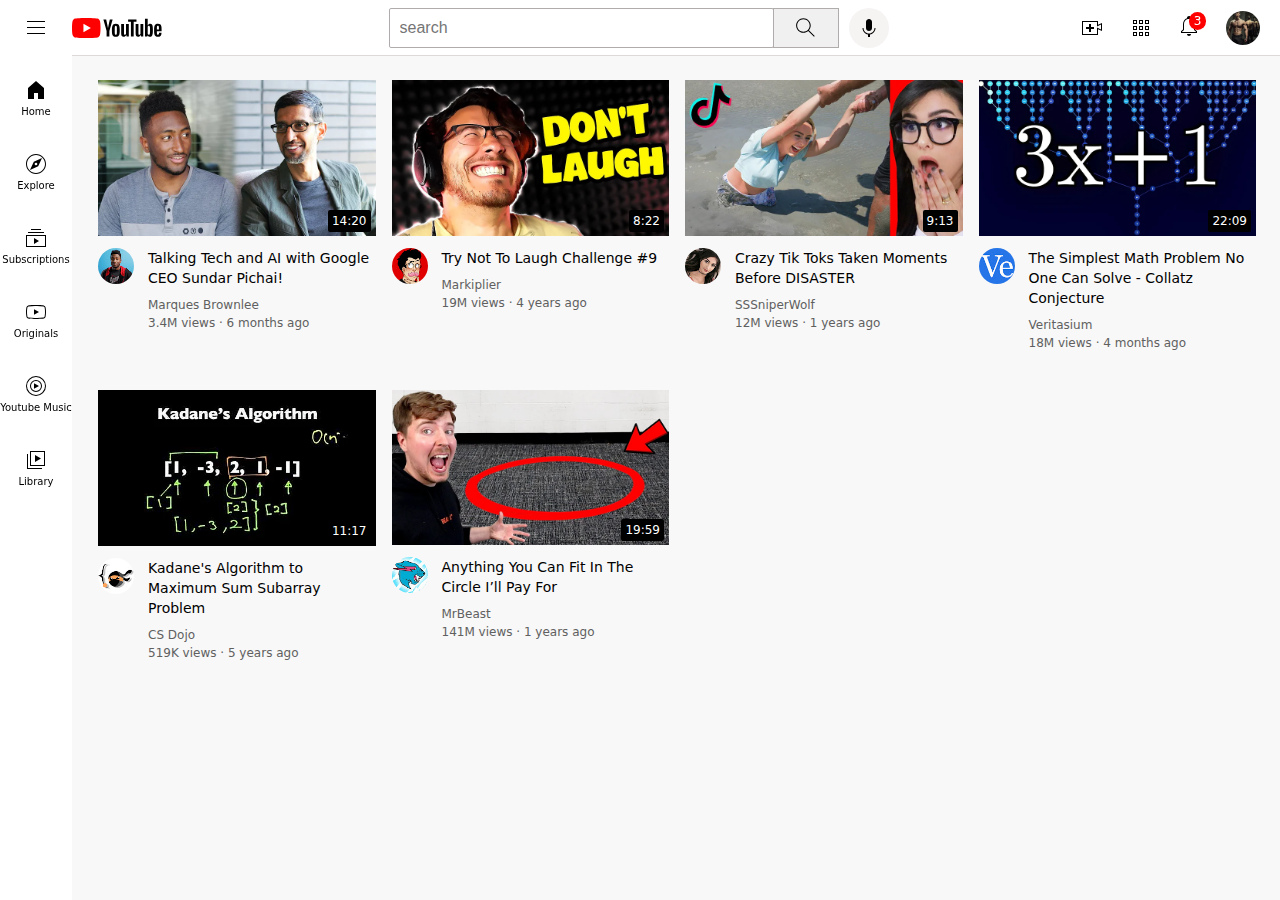
<file: project1-youtube/youtube.html>
<!DOCTYPE html>
<html lang="en">
<head>
    <meta charset="UTF-8">
    <meta name="viewport" content="width=device-width, initial-scale=1.0">
    <title>youtube.com-clone</title>


    <link rel="preconnect" href="https://fonts.googleapis.com">
    <link rel="preconnect" href="https://fonts.gstatic.com" crossorigin>
    <link href="https://fonts.googleapis.com/css2?family=Roboto:ital,wght@0,100;0,300;0,400;0,500;0,700;0,900;1,100;1,300;1,400;1,500;1,700;1,900&display=swap" rel="stylesheet">

    <link rel="stylesheet" href="styles/video.css">
    <link rel="stylesheet" href="styles/general.css">
    <link rel="stylesheet" href="styles/header.css">
    <link rel="stylesheet" href="styles/sidebar.css">
   
</head>


<body>
    <div class="header">
        <div class="left-section">
            <img class="hamburger-menu" src="icons/hamburger-menu.svg" alt="img not found">
            <img class="youtube-logo" src="icons/youtube-logo.svg" alt="img not found">

        </div>
       

        <div class="middle-section">
            <input class="search-bar" type="text" placeholder="search">

            <button class="search-button"><img class="search-icon" src="icons/search.svg" alt="nf">
                <div class="tooltip">search</div>
            </button>
            

            <button class="voice-search-button"><img class="voice-search-icon" src="icons/voice-search-icon.svg" alt="nf">
                <div class="tooltip">search with your voice</div>
            </button>
            

        </div>


        <div class="right-section">
            <div class="upload-icon-container">
                <img class="upload-icon" src="icons/upload.svg" alt="none">
                <div class="tooltip">Create</div>
            </div>
           <div class="youtube-apps-container">
            <img class="youtube-apps-icon" src="icons/youtube-apps.svg" alt="none">
            <div class="tooltip">Create</div>
            

           </div>
            
            <div class="notifications-icon-container">
                <div class="notifications-count">3</div>
                
                <img class="notifications-icon" src="icons/notifications.svg" alt="none">
                
            </div>
            
            <img class="current-user-picture" src="profile/godpic.jpg" alt="none">
        </div>
        
    </div>

    <!-- header end here -->

    <div class="sidebar">
       <div class="sidebar-link">
        <img src="icons/home.svg" alt="not found">
        <div>Home</div>
       </div>
       <div class="sidebar-link">
        <img src="icons/explore.svg" alt="nf">
        <div>Explore</div>
       </div>
       <div class="sidebar-link">
        <img src="icons/subscriptions.svg" alt="">
        <div>Subscriptions</div>
       </div>
       <div class="sidebar-link">
        <img src="icons/originals.svg" alt="nf">
        <div>Originals</div>
       </div>
       <div class="sidebar-link">
        <img src="icons/youtube-music.svg" alt="nf">
        <div>Youtube Music</div>
       </div>
       <div class="sidebar-link">
        <img src="icons/library.svg" alt="nf">
        <div>Library</div>
       </div>
    </div>
    

    <div class="video-grid">
        <div class="video-preview">
            <div class="thumbnail-raw"> <img class="thumbnail" src="thumbnails/thumbnail-1.webp" alt="nf">
                <div class="video-time">14:20</div>
            </div>
    
            <div class="video-info-grid">
                <div class="channel-picture"><img class="profile-picture" src="profile/profile1.jpeg" alt=""></div>
                <div class="video-info"> <p class="video-title">
                    Talking Tech and AI with Google CEO Sundar Pichai!
                </p>
                <p class="video-author">
                    Marques Brownlee
                </p>
                <p class="video-stats">
                    3.4M views &#183; 6 months ago
                </p></div>         
            </div>
           
            
        </div>
    
        <!-- first preview end -->
    
    
        <div class="video-preview">
            <div class="thumbnail-raw"> <img class="thumbnail" src="thumbnails/thumbnail-2.webp" alt="">
                <div class="video-time">8:22</div>
            </div>
    
            <div class="video-info-grid">
                <div class="channel-picture"><img class="profile-picture" src="profile/channel-2.jpeg" alt=""></div>
                <div class="video-info"> <p class="video-title">
                    Try Not To Laugh Challenge #9
                </p>
                <p class="video-author">
                    Markiplier
                </p>
                <p class="video-stats">
                    19M views &#183; 4 years ago
                </p></div>      
        </div>
           
     </div>
    
     <!-- second preview end here -->
    
     <div class="video-preview">
        <div class="thumbnail-raw">
             <img class="thumbnail" src="thumbnails/thumbnail-3.webp" alt="">
            <div class="video-time">9:13</div>
        </div>
    
        <div class="video-info-grid">
            <div class="channel-picture"><img class="profile-picture" src="profile/channel-3.jpeg" alt=""></div>
            <div class="video-info"> <p class="video-title">
                Crazy Tik Toks Taken Moments Before DISASTER
            </p>
            <p class="video-author">
                SSSniperWolf
            </p>
            <p class="video-stats">
                12M views &#183; 1 years ago
            </p></div>      
    </div>
       
    </div>
    
    <!-- 3rd preview end here -->
    
    <div class="video-preview">
        <div class="thumbnail-raw"> <img class="thumbnail" src="thumbnails/thumbnail-4.webp" alt="">
            <div class="video-time">22:09</div>
        </div>
    
        <div class="video-info-grid">
            <div class="channel-picture"><img class="profile-picture" src="profile/channel-4.jpeg" alt=""></div>
            <div class="video-info"> <p class="video-title">
                The Simplest Math Problem No One Can Solve - Collatz Conjecture
            </p>
            <p class="video-author">
                Veritasium
            </p>
            <p class="video-stats">
                18M views &#183; 4 months ago
            </p></div>      
    </div>
       
    </div>
    <!-- 4th preview -->
    
    <div class="video-preview">
        <div class="thumbnail-raw"> 
            <img class="thumbnail" src="thumbnails/thumbnail-5.webp" alt="">
            <div class="video-time">11:17</div>
        </div>
    
        <div class="video-info-grid">
            <div class="channel-picture"><img class="profile-picture" src="profile/channel-5.jpeg" alt=""></div>
            <div class="video-info"> <p class="video-title">
                Kadane's Algorithm to Maximum Sum Subarray Problem
            </p>
            <p class="video-author">
                CS Dojo
            </p>
            <p class="video-stats">
                519K views &#183; 5 years ago
            </p></div>      
    </div>
       
    </div>
    
    <!-- 5th preview -->
    
    <div class="video-preview">
        <div class="thumbnail-raw"> <img class="thumbnail" src="thumbnails/thumbnail-6.webp" alt="">
            <div class="video-time">19:59</div>
        </div>
    
        <div class="video-info-grid">
            <div class="channel-picture"><img class="profile-picture" src="profile/channel-6.jpeg" alt=""></div>
            <div class="video-info"> <p class="video-title">
                Anything You Can Fit In The Circle I’ll Pay For
            </p>
            <p class="video-author">
                MrBeast
            </p>
            <p class="video-stats">
                141M views &#183; 1 years ago
            </p></div>      
    </div>
       
    </div>
    
    <!-- 6th preview -->
    </div>
   
    



</body>
</html>
</file>
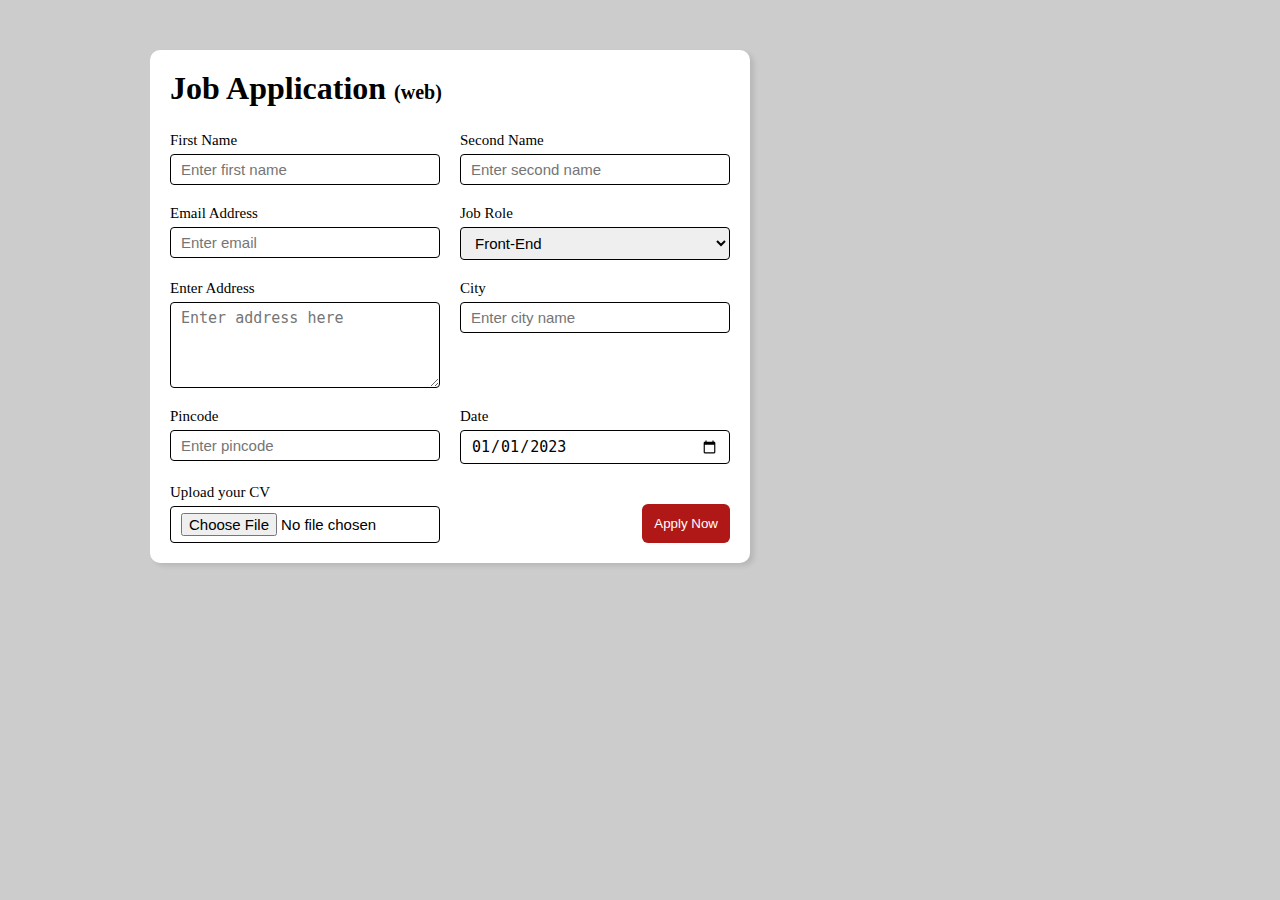
<file: pro2-simple-job-apply-form/job-apply-form/form.html>
<!DOCTYPE html>
<html lang="en">

<head>
    <meta charset="UTF-8">
    <meta name="viewport" content="width=device-width, initial-scale=1.0">
    <title>Job Apply Portal</title>
    <link rel="stylesheet" href="form.css">
</head>

<body>
    <div class="container">
        <div class="apply-box">
            <h1>Job Application
                <span class="title-small">(web)</span>
            </h1>
            <form action="">
                <div class="form-container">
                    <div class="form-control">
                        <label for="first-name">First Name</label>
                        <input id="first-name" type="text" placeholder="Enter first name">
                    </div>
                    <div class="form-control">
                        <label for="second-name">Second Name</label>
                        <input id="second-name" type="text" placeholder="Enter second name">
                    </div>
                    <div class="form-control">
                        <label for="email">Email Address</label>
                        <input id="email" type="email" placeholder="Enter email">
                    </div>
                    <div class="form-control">
                        <label for="job-role">Job Role</label>
                        <select name="job-role" id="job-role">
                            <option value="front-end">Front-End</option>
                            <option value="back-end">Back-End</option>
                            <option value="python-dev">Python Dev</option>
                            <option value="hr-manager">HR Manager</option>
                        </select>
                    </div>
                    <div class="form-control">
                        <label for="address">Enter Address</label>
                        <textarea name="address" id="address" placeholder="Enter address here" rows="4"
                            cols="50"></textarea>
                    </div>
                    <div class="form-control">
                        <label for="city">City</label>
                        <input id="city" type="text" placeholder="Enter city name">
                    </div>
                    <div class="form-control">
                        <label for="pincode">Pincode</label>
                        <input id="pincode" type="number" placeholder="Enter pincode">
                    </div>
                    <div class="form-control">
                        <label for="date">Date</label>
                        <input value="2023-01-01" id="date" type="date">
                    </div>
                    <div class="form-control">
                        <label for="upload">Upload your CV</label>
                        <input id="upload" type="file">
                    </div>
                    <div class="button-container">
                        <button type="submit">Apply Now</button>
                    </div>
                </div>
            </form>
        </div>
    </div>
</body>

</html>
</file>
<file: project1-youtube/styles/video.css>
.thumbnail {
    width: 100%;
    
}


.video-info-grid
{
    display: grid;
    grid-template-columns: 50px 1fr;
}

.profile-picture
{
    width: 36px;
    border-radius: 50px;
    
}
.video-title
{
    margin-top: 0px;
    font-size: 14px;
    font-weight: 500;
    line-height: 20px;
    margin-bottom: 10px;
}

.thumbnail-raw
{
    margin-bottom: 8px;
    position: relative;

}
.video-author,.video-stats
{
    font-size: 12px;
    color: rgb(96, 96, 96);
}

.video-author
{
    margin-bottom: 4px;

}

.video-grid
{
    display: grid;
    grid-template-columns: 1fr 1fr 1fr;
    column-gap: 16px;
    row-gap:40px;
   

}

@media (max-width: 750px)
{
    .video-grid {
        grid-template-columns: 1fr 1fr;
     }

}

@media(min-width:751px) and (max-width:999px){
    .video-grid{
        grid-template-columns: 1fr 1fr 1fr;
    }
}
@media (min-width: 1000px) {
    .video-grid {
        grid-template-columns: 1fr 1fr 1fr 1fr;

    }
}


.video-time
{
    background-color: black;
    color: white;
    position: absolute;
    bottom: 8px;
    right: 5px;
    
    font-size: 12px;
    font-weight: 500;
    padding: 4px;
    border-radius: 2px;

}
</file>
<file: project1-youtube/styles/general.css>
p {
   
    margin-top: 0px;
    margin-bottom: 0px;
   
}
body{
    margin: 0;
    padding-top: 80px;
    padding-left: 98px;
    padding-right: 24px;
    background-color: rgb(248, 248, 248);
    font-family: system-ui, -apple-system, BlinkMacSystemFont, 'Segoe UI', Roboto, Oxygen, Ubuntu, Cantarell, 'Open Sans', 'Helvetica Neue', sans-serif,Arial, Helvetica, sans-serif;
}
</file>
<file: project1-youtube/styles/header.css>
.header
{
    height: 55px;
    display: flex;
    flex-direction: row;
    justify-content: space-between;
    position: fixed;
    top: 0;
    left: 0;
    right: 0;
    z-index: 100;
    background-color: white;
    border-bottom-width:1px;
    border-bottom-style:solid;
    border-bottom-color:rgb(221, 217, 217) ;


}

.left-section
{
    
    display: flex;
    align-items: center;
    
}

.hamburger-menu
{
    height: 24px;
    margin-left: 24px;
    margin-right: 24px;
}

.youtube-logo
{
    height: 20px;
}

.middle-section
{
    
    flex: 1;
    margin-left: 70px;
    margin-right: 35px;
    max-width: 500px;
    display: flex;
    align-items: center;
}

.search-bar
{
    flex: 1;
    height: 36px;
    padding-left: 10px;
    font-size: 16px;
    border: 1px solid rgb(176, 172, 172);
    border-radius: 2px;
    box-shadow: inset 1px 2px 5px rgba(0 0 0 0.05);
    width: 0;
}

.search-bar ::placeholder
{
    font-family: system-ui, -apple-system, BlinkMacSystemFont, 'Segoe UI', Roboto, Oxygen, Ubuntu, Cantarell, 'Open Sans', 'Helvetica Neue', sans-serif,Arial, Helvetica, sans-serif;
    font-size: 16px;
}

.search-button
{
    width: 66px;
    height: 40px;
    background-color: rgb(241, 240, 240);
    border-width: 1px;
    border-style: solid;
    border-color: rgb(176, 172, 172);
    margin-left: -1px;
    margin-right: 10px;
    

}

.search-button,
.voice-search-button,
.upload-icon-container,
.youtube-apps-container,
.notifications-tooltip
{
    position: relative;
    display: flex;
    justify-content: center;
    align-items: center;
}

.search-button .tooltip,
.voice-search-button .tooltip,
.upload-icon-container .tooltip,
.youtube-apps-container .tooltip,
.notification-tooltip .tooltip
{
    font-family: system-ui, -apple-system, BlinkMacSystemFont, 'Segoe UI', Roboto, Oxygen, Ubuntu, Cantarell, 'Open Sans', 'Helvetica Neue', sans-serif,Arial, Helvetica, sans-serif;
    position: absolute;
    background-color: grey;
    color: white;
    padding: 4px 8px 4px 8px;
    border-radius: 2px;
    font-size: 12px;
    bottom: -30px;
    opacity: 0;
    transition: opacity 0.15s;
    pointer-events: none;
    white-space: nowrap;
}

.search-button:hover .tooltip,
.voice-search-button:hover .tooltip,
.upload-icon-container:hover .tooltip,
.youtube-apps-container:hover .tooltip,
.notification-tooltip:hover .tooltip

{
    opacity: 1;

}

.search-icon
{
    height: 25px;
    

}

.voice-search-button
{
    width: 40px;
    height: 40px;
    border-radius: 20px;
    border: none;
    background-color: rgb(246, 243, 243);
}

.voice-search-icon
{
    height: 24px;
    
    
}

/* comments  */
.right-section 
{
    
    width: 180px;
    display: flex;
    align-items: center;
    justify-content: space-between;
    margin-right: 20px;
    flex-shrink: 0;
}

.upload-icon
{
    height: 24px;
}

.youtube-apps-icon
{
    height: 24px;
}

.notifications-icon
{
    height: 24px;
}

.notifications-icon-container
{
    position: relative;
}

.notifications-count
{
    position: absolute;
    top: -2px;
    right: -5px;
    background-color: red;
    color: white;
    font-family:system-ui, -apple-system, BlinkMacSystemFont, 'Segoe UI', Roboto, Oxygen, Ubuntu, Cantarell, 'Open Sans', 'Helvetica Neue', sans-serif,Arial, Helvetica, sans-serif ;
    font-size: 12px;
    padding-left: 5px;
    padding-top: 2px;
    padding-right: 5px;
    padding-bottom: 2px;
    border-radius: 12px;
}

.current-user-picture
{
    height: 34px;
    width: 34px;
    border-radius: 17px;
}
</file>
<file: project1-youtube/styles/sidebar.css>
.sidebar
{
    position: fixed;
    left: 0;
    bottom: 0;
    top: 55px;
    background-color: white;
    width: 72px;
    z-index: 200;
    padding-top: 5px;

}

.sidebar-link
{
    display: flex;
    flex-direction: column;
    justify-content: center;
    align-items: center;
    height: 74px;
    cursor: pointer;
    
}

.sidebar-link:hover
{
    background-color: rgb(226, 226, 226);
}

.sidebar-link img {
    height: 24px;
    margin-bottom: 4px;
}

.sidebar-link div {
    font-family: system-ui, -apple-system, BlinkMacSystemFont, 'Segoe UI', Roboto, Oxygen, Ubuntu, Cantarell, 'Open Sans', 'Helvetica Neue', sans-serif,Arial, Helvetica, sans-serif;
    font-size: 10px;
}
</file>
<file: pro2-simple-job-apply-form/job-apply-form/form.css>
* {
    margin: 0;
    padding: 0;
    box-sizing: border-box;
}

body {
    background-color: #ccc;
}

.container {
    margin: o auto;
    max-width: 900px;
}

.apply-box {
    max-width: 600px;
    background-color: white;
    padding: 20px;
    margin: 0 auto;
    margin-top: 50px;
    box-shadow: 4px 3px 5px rgba(1, 1, 1, 0.1);
    border-radius: 10px;
}

.title-small {
    font-size: 20px;
}

.form-container {
    display: grid;
    grid-template-columns: repeat(auto-fit, minmax(200px, 1fr));
    gap: 20px;
    margin-top: 25px;
}

.form-control {
    display: flex;
    flex-direction: column;
}

label {
    font-size: 15px;
    margin-bottom: 5px;
}

input,
textarea,
select {
    padding: 6px 10px;
    border: 1px solid;
    border-radius: 4px;
    font-size: 15px;
}

input:focus {
    outline-color: rgb(236, 129, 129);
}

.button-container {
    display: flex;
    justify-content: flex-end;
    margin-top: 20px;

}

button {
    background-color: rgb(176, 23, 23);
    border: transparent solid 2px;
    padding: 5px 10px;
    border-radius: 6px;
    color: white;
    transition: 0.1s;

}

button:hover {
    background-color: red;
    cursor: pointer;
    transition: 0.1s;
}
</file>
